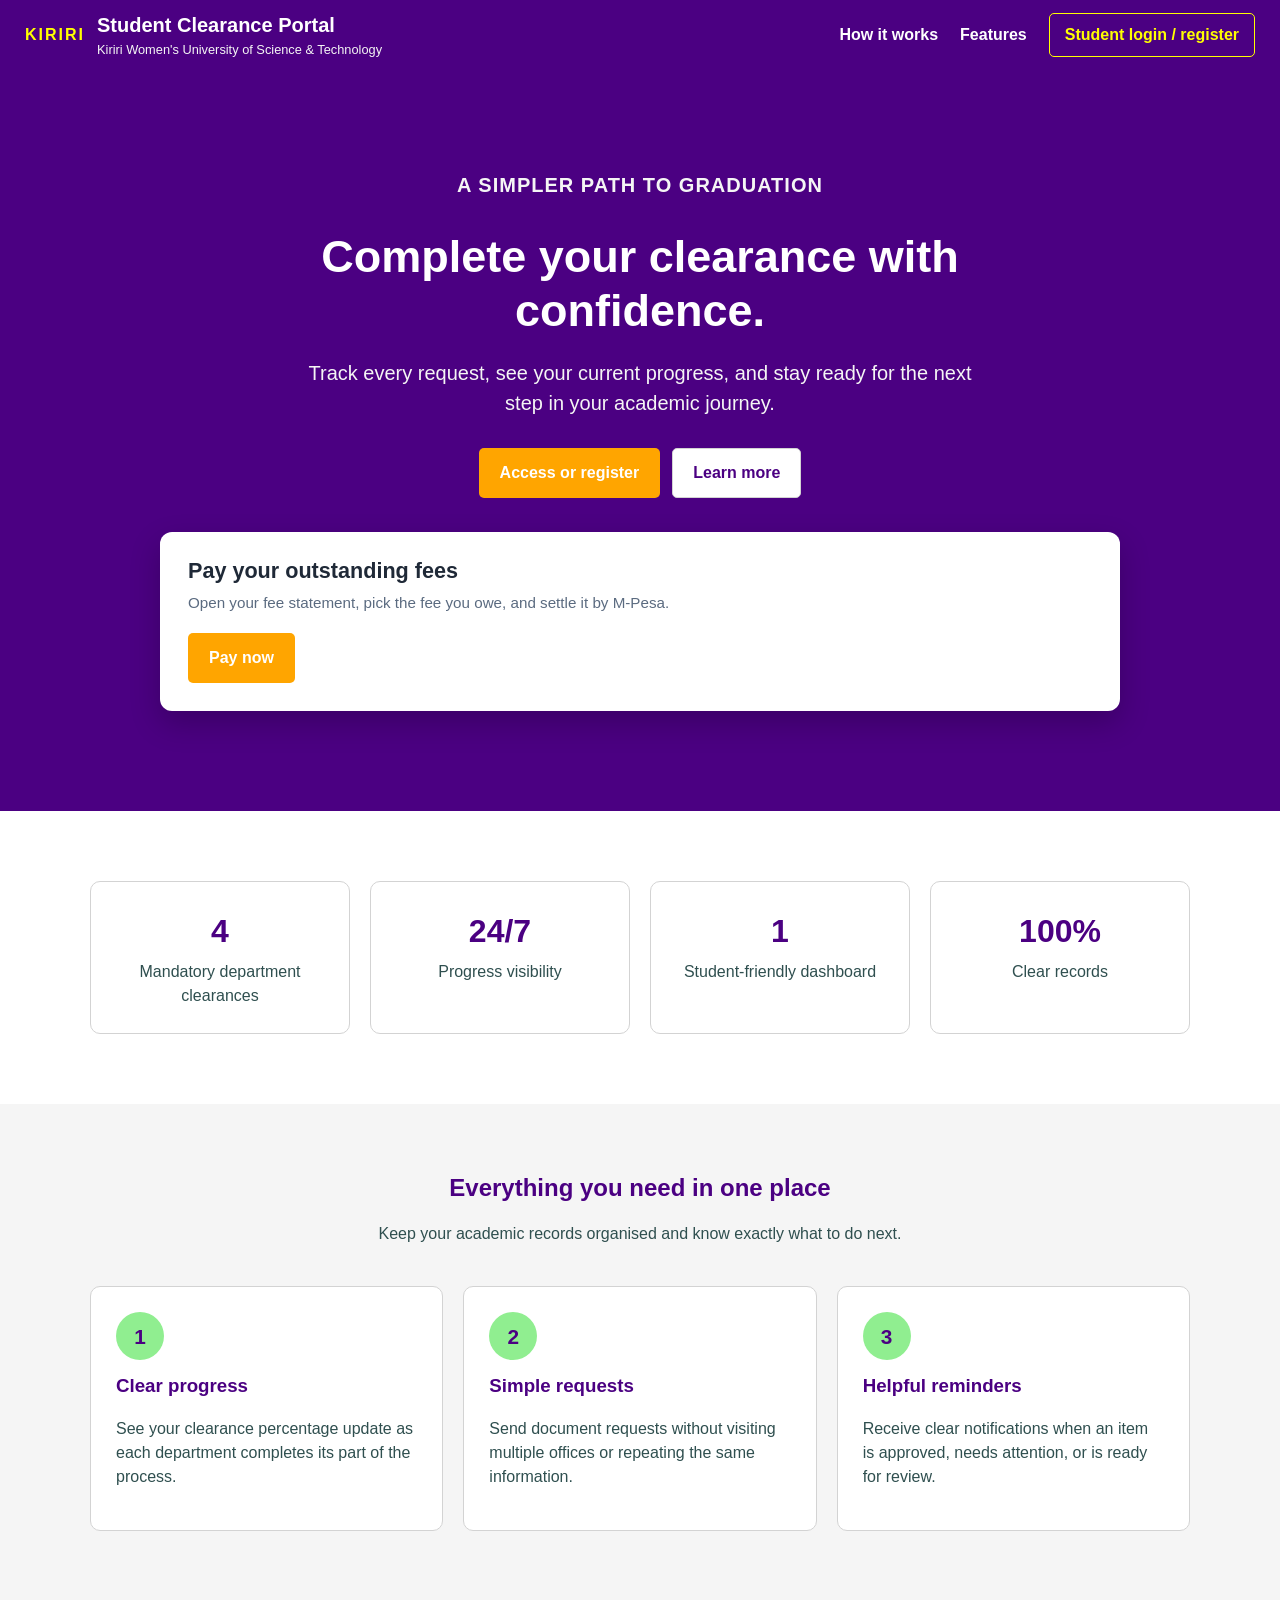
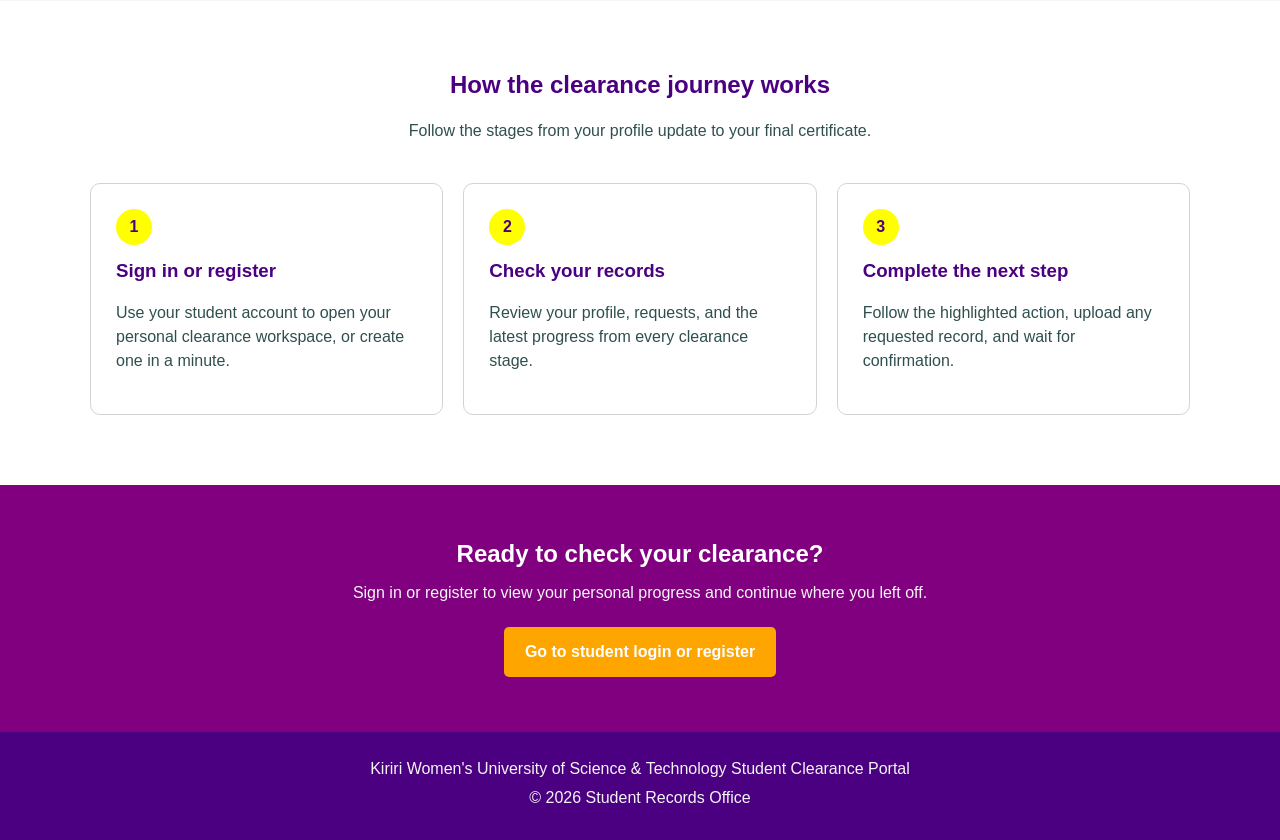
<file: index.html>
<!DOCTYPE html>
<html lang="en">
<head>
    <meta charset="UTF-8">
    <meta name="viewport" content="width=device-width, initial-scale=1.0">
    <meta name="description" content="Kiriri Women's University of Science &amp; Technology Student Clearance Portal">
    <title>Kiriri Women's University of Science &amp; Technology Student Clearance Portal</title>
    <link rel="stylesheet" href="assets/css/style.css?v=2">
    <script src="assets/js/main.js" defer></script>
    <script src="assets/js/sidebar.js" defer></script>
</head>
<body class="public-page">
    <a class="skip-link" href="#mainContent">Skip to main content</a>

    <header class="header public-header">
        <div class="header-logo">
            <a href="index.html" aria-label="Kiriri Women's University of Science &amp; Technology Student Clearance Portal home">
                <span class="brand-text" aria-hidden="true">KIRIRI</span>
                <span>
                    <span class="header-title">Student Clearance Portal</span>
                    <span class="header-caption">Kiriri Women's University of Science &amp; Technology</span>
                </span>
            </a>
        </div>

        <button class="menu-button" id="menuButton" type="button" aria-expanded="false" aria-controls="publicNavigation">
            <span aria-hidden="true">☰</span>
            <span class="sr-only">Open navigation</span>
        </button>

        <nav class="public-navigation" id="publicNavigation" aria-label="Public navigation">
            <a href="#how-it-works">How it works</a>
            <a href="#features">Features</a>
            <a href="payments.html#pay" class="header-payment-link">Pay fees</a>
            <a href="login.html" class="navigation-login">Student login / register</a>
        </nav>
    </header>

    <main id="mainContent">
        <section class="hero public-hero">
            <p class="eyebrow">A simpler path to graduation</p>
            <h1>Complete your clearance with confidence.</h1>
            <p>Track every request, see your current progress, and stay ready for the next step in your academic journey.</p>
            <div class="hero-actions">
                <a class="button button-secondary" href="login.html">Access or register</a>
                <a class="button button-light" href="#how-it-works">Learn more</a>
            </div>

            <div class="hero-payment">
                <h2>Pay your outstanding fees</h2>
                <p>Open your fee statement, pick the fee you owe, and settle it by M-Pesa.</p>
                <a class="button button-secondary" href="payments.html#pay">Pay now</a>
            </div>
        </section>

        <section class="section section-white" aria-label="Portal highlights">
            <div class="public-stat-grid">
                <div class="public-stat">
                    <strong>4</strong>
                    <span>Mandatory department clearances</span>
                </div>
                <div class="public-stat">
                    <strong>24/7</strong>
                    <span>Progress visibility</span>
                </div>
                <div class="public-stat">
                    <strong>1</strong>
                    <span>Student-friendly dashboard</span>
                </div>
                <div class="public-stat">
                    <strong>100%</strong>
                    <span>Clear records</span>
                </div>
            </div>
        </section>

        <section class="section section-whitesmoke" id="features">
            <div class="section-title">
                <h2>Everything you need in one place</h2>
                <p>Keep your academic records organised and know exactly what to do next.</p>
            </div>

            <div class="feature-grid">
                <article class="feature-card">
                    <span class="feature-icon" aria-hidden="true">1</span>
                    <h3>Clear progress</h3>
                    <p>See your clearance percentage update as each department completes its part of the process.</p>
                </article>
                <article class="feature-card">
                    <span class="feature-icon" aria-hidden="true">2</span>
                    <h3>Simple requests</h3>
                    <p>Send document requests without visiting multiple offices or repeating the same information.</p>
                </article>
                <article class="feature-card">
                    <span class="feature-icon" aria-hidden="true">3</span>
                    <h3>Helpful reminders</h3>
                    <p>Receive clear notifications when an item is approved, needs attention, or is ready for review.</p>
                </article>
            </div>
        </section>

        <section class="section section-white" id="how-it-works">
            <div class="section-title">
                <h2>How the clearance journey works</h2>
                <p>Follow the stages from your profile update to your final certificate.</p>
            </div>

            <div class="step-grid">
                <article class="step-card">
                    <span class="step-number">1</span>
                    <h3>Sign in or register</h3>
                    <p>Use your student account to open your personal clearance workspace, or create one in a minute.</p>
                </article>
                <article class="step-card">
                    <span class="step-number">2</span>
                    <h3>Check your records</h3>
                    <p>Review your profile, requests, and the latest progress from every clearance stage.</p>
                </article>
                <article class="step-card">
                    <span class="step-number">3</span>
                    <h3>Complete the next step</h3>
                    <p>Follow the highlighted action, upload any requested record, and wait for confirmation.</p>
                </article>
            </div>
        </section>

        <section class="public-cta">
            <h2>Ready to check your clearance?</h2>
            <p>Sign in or register to view your personal progress and continue where you left off.</p>
            <a class="button button-secondary" href="login.html">Go to student login or register</a>
        </section>
    </main>

    <footer class="public-footer">
        <p>Kiriri Women's University of Science &amp; Technology Student Clearance Portal</p>
        <p>&copy; <span id="currentYear">2026</span> Student Records Office</p>
    </footer>
</body>
</html>
</file>
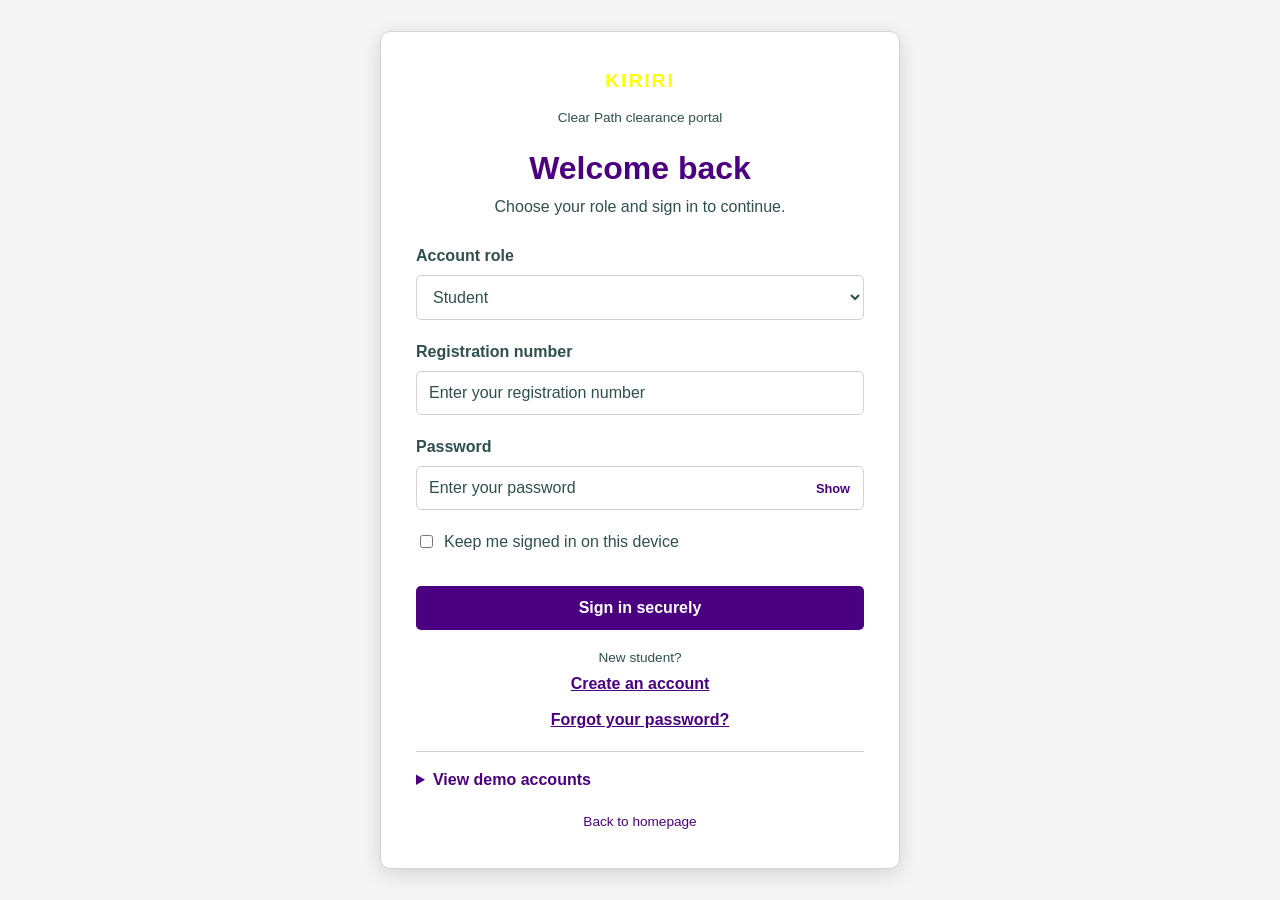
<file: admin.html>
<!DOCTYPE html>
<html lang="en">
<head>
    <meta charset="UTF-8">
    <meta name="viewport" content="width=device-width, initial-scale=1.0">
    <meta name="description" content="Kiriri Women's University of Science &amp; Technology clearance administration workspace">
    <title>Clearance Administration | Kiriri Women's University of Science &amp; Technology</title>
    <link rel="stylesheet" href="assets/css/style.css?v=2">
    <script src="assets/js/state.js?v=2" defer></script>
    <script src="assets/js/main.js" defer></script>
    <script src="assets/js/auth.js?v=2" defer></script>
    <script src="assets/js/sidebar.js" defer></script>
    <script src="assets/js/validation.js" defer></script>
    <script src="assets/js/reports.js" defer></script>
    <script src="assets/js/notifications.js" defer></script>
    <script src="assets/js/admin.js?v=2" defer></script>
</head>
<body class="dashboard-page" data-protected-page="admin">
    <a class="skip-link" href="#mainContent">Skip to main content</a>

    <header class="header">
        <div class="header-logo">
            <a href="admin.html" aria-label="Clearance administration home">
                <span class="brand-text" aria-hidden="true">KIRIRI</span>
                <span>
                    <span class="header-title">Clear Path Administration</span>
                    <span class="header-caption" data-current-role>Secure clearance workspace</span>
                </span>
            </a>
        </div>
        <div class="header-actions">
            <div class="header-user">
                <strong data-current-name>Clearance Officer</strong>
                <span data-current-id>Staff account</span>
            </div>
            <button class="menu-button" id="menuButton" type="button" aria-expanded="false" aria-controls="sidebar">
                <span aria-hidden="true">☰</span>
                <span class="sr-only">Open navigation</span>
            </button>
            <button class="button button-light button-small" id="logoutButton" type="button">Log out</button>
        </div>
    </header>

    <div class="dashboard-layout">
        <aside class="sidebar" id="sidebar">
            <p class="sidebar-heading">Administration</p>
            <nav class="sidebar-navigation" aria-label="Administration navigation">
                <a class="active" href="#queue"><span class="nav-icon" aria-hidden="true">Q</span>Approval queue</a>
                <a href="#requests"><span class="nav-icon" aria-hidden="true">I</span>Requests</a>
                <a href="#reports"><span class="nav-icon" aria-hidden="true">R</span>Reports</a>
                <a href="#audit"><span class="nav-icon" aria-hidden="true">A</span>Audit trail</a>
                <a href="#settings" id="settingsNavigation"><span class="nav-icon" aria-hidden="true">S</span>System settings</a>
            </nav>
            <div class="sidebar-footer">
                <strong>Security reminder</strong>
                <p>Confirm the student record and outstanding dues before approving a department badge.</p>
            </div>
        </aside>
        <div class="sidebar-overlay" id="sidebarOverlay" aria-hidden="true"></div>

        <main class="main-content" id="mainContent">
            <div class="notification warning" id="sessionWarning" hidden>
                <div><p>Session warning</p><small>You will be signed out soon because of inactivity.</small></div>
            </div>

            <div class="notification-area" id="adminNotifications" aria-live="polite">
                <div class="notification-toolbar">
                    <p>Administrative updates <span class="notification-count" data-unread-count>0</span></p>
                    <button class="text-button" id="markAllReadButton" type="button">Mark all as read</button>
                </div>
                <div class="content-panel notification-list" id="notificationList"></div>
            </div>

            <div class="page-heading">
                <div>
                    <p class="eyebrow">Protected administration workspace</p>
                    <h1>Clearance control centre</h1>
                    <p>Review pending students, record decisions, and monitor the full clearance picture.</p>
                </div>
                <div class="header-role-badge" data-current-role>Department Admin</div>
            </div>

            <section class="dashboard-section" id="queue">
                <div class="admin-context-panel">
                    <div>
                        <h2 id="queueTitle">Your approval queue</h2>
                        <p id="queueDescription">Only requests waiting for your office are shown.</p>
                    </div>
                    <div class="admin-context-label" id="adminDepartmentLabel">Department scope</div>
                </div>

                <form class="admin-search-form" id="adminSearchForm" novalidate>
                    <div class="form-group">
                        <label for="adminSearch">Search students</label>
                        <input class="form-control" id="adminSearch" name="adminSearch" type="search" placeholder="Name or registration number">
                    </div>
                    <div class="form-group">
                        <label for="adminStatusFilter">Student status</label>
                        <select class="form-control" id="adminStatusFilter" name="adminStatusFilter">
                             <option value="all">All statuses</option>
                             <option value="active">Active</option>
                        </select>
                    </div>
                    <button class="button button-primary" type="submit">Search queue</button>
                </form>

                <div class="dashboard-cards admin-stat-cards">
                    <article class="dashboard-card">
                        <div class="dashboard-card-top"><h3>Queue total</h3><span class="card-icon" aria-hidden="true">Q</span></div>
                        <span class="number" id="adminQueueTotal">0</span>
                        <span class="card-label">Students in scope</span>
                    </article>
                    <article class="dashboard-card">
                        <div class="dashboard-card-top"><h3>Pending</h3><span class="card-icon yellow" aria-hidden="true">P</span></div>
                        <span class="number" id="adminPendingTotal">0</span>
                        <span class="card-label">Need a decision</span>
                    </article>
                    <article class="dashboard-card">
                        <div class="dashboard-card-top"><h3>Rejected</h3><span class="card-icon gray" aria-hidden="true">!</span></div>
                        <span class="number" id="adminFlaggedTotal">0</span>
                        <span class="card-label">Rejection feedback required</span>
                    </article>
                    <article class="dashboard-card">
                        <div class="dashboard-card-top"><h3>Cleared</h3><span class="card-icon" aria-hidden="true">C</span></div>
                        <span class="number" id="adminClearedTotal">0</span>
                        <span class="card-label" id="clearedCardLabel">Fully cleared records</span>
                    </article>
                </div>

                <div class="content-panel admin-table-panel">
                    <div class="table-toolbar">
                        <div>
                            <h2>Students requiring attention</h2>
                            <p>Open a record to review each mandatory department.</p>
                        </div>
                        <span class="status-review" id="queueResultLabel" role="status" aria-live="polite">0 results</span>
                    </div>
                    <div class="table-container">
                        <table class="data-table">
                            <caption class="sr-only">Students requiring clearance review</caption>
                            <thead>
                                <tr>
                                    <th scope="col">Student</th>
                                    <th scope="col">Programme</th>
                                    <th scope="col">Progress</th>
                                    <th scope="col">Office status</th>
                                    <th scope="col">Action</th>
                                </tr>
                            </thead>
                            <tbody id="adminQueueBody"></tbody>
                        </table>
                    </div>
                    <div class="empty-state" id="adminQueueEmpty" hidden>
                        <strong>No students match this search.</strong>
                        <p>Try a different name, registration number, or status.</p>
                    </div>
                </div>
            </section>

            <section class="dashboard-section" id="requests">
                <div class="section-heading">
                    <div>
                        <h2>Student requests</h2>
                        <p>Review document and information requests submitted from the student workspace.</p>
                    </div>
                    <span class="status-review" id="requestResultLabel" role="status" aria-live="polite">0 results</span>
                </div>
                <form class="admin-search-form request-search-form" id="adminRequestSearchForm" novalidate>
                    <div class="form-group">
                        <label for="adminRequestSearch">Search requests</label>
                        <input class="form-control" id="adminRequestSearch" name="adminRequestSearch" type="search" placeholder="Student or request ID">
                    </div>
                    <div class="form-group">
                        <label for="adminRequestStatus">Request status</label>
                        <select class="form-control" id="adminRequestStatus" name="adminRequestStatus">
                            <option value="all">All requests</option>
                            <option value="pending">Pending</option>
                            <option value="resolved">Resolved</option>
                            <option value="rejected">Rejected</option>
                        </select>
                    </div>
                    <button class="button button-primary" type="submit">Filter requests</button>
                </form>
                <div class="content-panel admin-table-panel">
                    <div class="table-container">
                        <table class="data-table request-table">
                            <caption class="sr-only">Student clearance requests</caption>
                            <thead>
                                <tr>
                                    <th scope="col">Student</th>
                                    <th scope="col">Request</th>
                                    <th scope="col">Details</th>
                                    <th scope="col">Status</th>
                                    <th scope="col">Action</th>
                                </tr>
                            </thead>
                            <tbody id="adminRequestBody"></tbody>
                        </table>
                    </div>
                    <div class="empty-state" id="adminRequestEmpty" hidden>
                        <strong>No requests match this queue.</strong>
                        <p>New student requests will appear here.</p>
                    </div>
                </div>
            </section>

            <section class="dashboard-section" id="reports">
                <div class="section-heading">
                    <div>
                        <h2>Clearance reports</h2>
                        <p id="reportDescription">View a summary table or export the current records.</p>
                    </div>
                    <div class="form-actions">
                        <button class="button button-light button-small" type="button" data-print-report>Print / Save PDF</button>
                        <button class="button button-secondary button-small" type="button" data-download-report="csv">Download CSV</button>
                    </div>
                </div>

                <div class="content-panel">
                    <div class="table-container">
                        <table class="data-table report-table">
                            <caption class="sr-only">Scoped clearance report</caption>
                            <thead>
                                <tr>
                                    <th scope="col">Registration</th>
                                    <th scope="col">Student</th>
                                    <th scope="col">Programme</th>
                                    <th scope="col" id="reportProgressHeading">Progress</th>
                                    <th scope="col" id="reportStatusHeading">Overall status</th>
                                </tr>
                            </thead>
                            <tbody id="reportTableBody"></tbody>
                        </table>
                    </div>
                </div>
            </section>

            <section class="dashboard-section" id="audit">
                <div class="content-panel">
                    <div class="section-heading">
                        <div>
                            <h2>Audit trail</h2>
                            <p>Every staff decision is recorded with the responsible officer and time.</p>
                        </div>
                        <span class="status-review">Read only</span>
                    </div>
                    <div class="table-container">
                        <table class="data-table">
                            <caption class="sr-only">Scoped clearance audit trail</caption>
                            <thead>
                                <tr>
                                    <th scope="col">Time</th>
                                    <th scope="col">Staff member</th>
                                    <th scope="col">Student</th>
                                    <th scope="col">Action</th>
                                </tr>
                            </thead>
                            <tbody id="auditTableBody"></tbody>
                        </table>
                    </div>
                </div>
            </section>

            <section class="dashboard-section" id="settings">
                <div class="content-panel admin-settings-panel">
                    <div class="section-heading">
                        <div>
                            <h2>System settings</h2>
                            <p>Super admin controls for this local demonstration.</p>
                        </div>
                    </div>
                    <div class="settings-grid">
                        <div class="setting-item"><strong>Mandatory checklist</strong><span>Library, Finance, Department Head, and Hostels are active.</span></div>
                        <div class="setting-item"><strong>Session timeout</strong><span>15 minutes of inactivity before automatic sign out.</span></div>
                        <div class="setting-item"><strong>Audit logging</strong><span>Approval, rejection, profile, and archive actions are recorded.</span></div>
                    </div>
                    <div class="form-actions">
                        <button class="button button-danger button-small" id="resetDemoButton" type="button">Reset demo data</button>
                    </div>
                </div>
            </section>
        </main>
    </div>

    <div class="modal" id="reviewModal" role="dialog" aria-modal="true" aria-labelledby="reviewModalTitle" aria-hidden="true">
        <div class="modal-content review-modal-content">
            <div class="modal-header">
                <div>
                    <p class="eyebrow">Clearance decision</p>
                    <h2 id="reviewModalTitle">Review student record</h2>
                    <p id="reviewStudentSummary"></p>
                </div>
                <button class="icon-button modal-close" type="button" data-close-review aria-label="Close review">×</button>
            </div>

            <div class="review-checklist" id="reviewChecklist"></div>

            <div class="form-group">
                <label for="reviewDepartment">Department decision</label>
                <select class="form-control" id="reviewDepartment"></select>
                <span class="form-error">Choose a department.</span>
            </div>

            <div class="review-feedback" id="reviewFeedback" hidden>
                <strong>Student feedback</strong>
                <p id="reviewFeedbackText"></p>
            </div>

            <form id="reviewRejectForm" method="post" action="" novalidate>
                <div class="form-group">
                    <label for="rejectionReason">Reason for flagging</label>
                    <textarea class="form-control" id="rejectionReason" name="rejectionReason" maxlength="500" placeholder="Explain what the student must correct." required></textarea>
                    <span class="form-error">A comment is required when flagging a request.</span>
                </div>
                <div class="modal-footer">
                    <button class="button button-light" type="button" data-close-review>Close</button>
                    <button class="button button-warning" type="submit">Reject request</button>
                    <button class="button button-success" id="approveButton" type="button">Approve and clear</button>
                </div>
            </form>
        </div>
    </div>
</body>
</html>
</file>
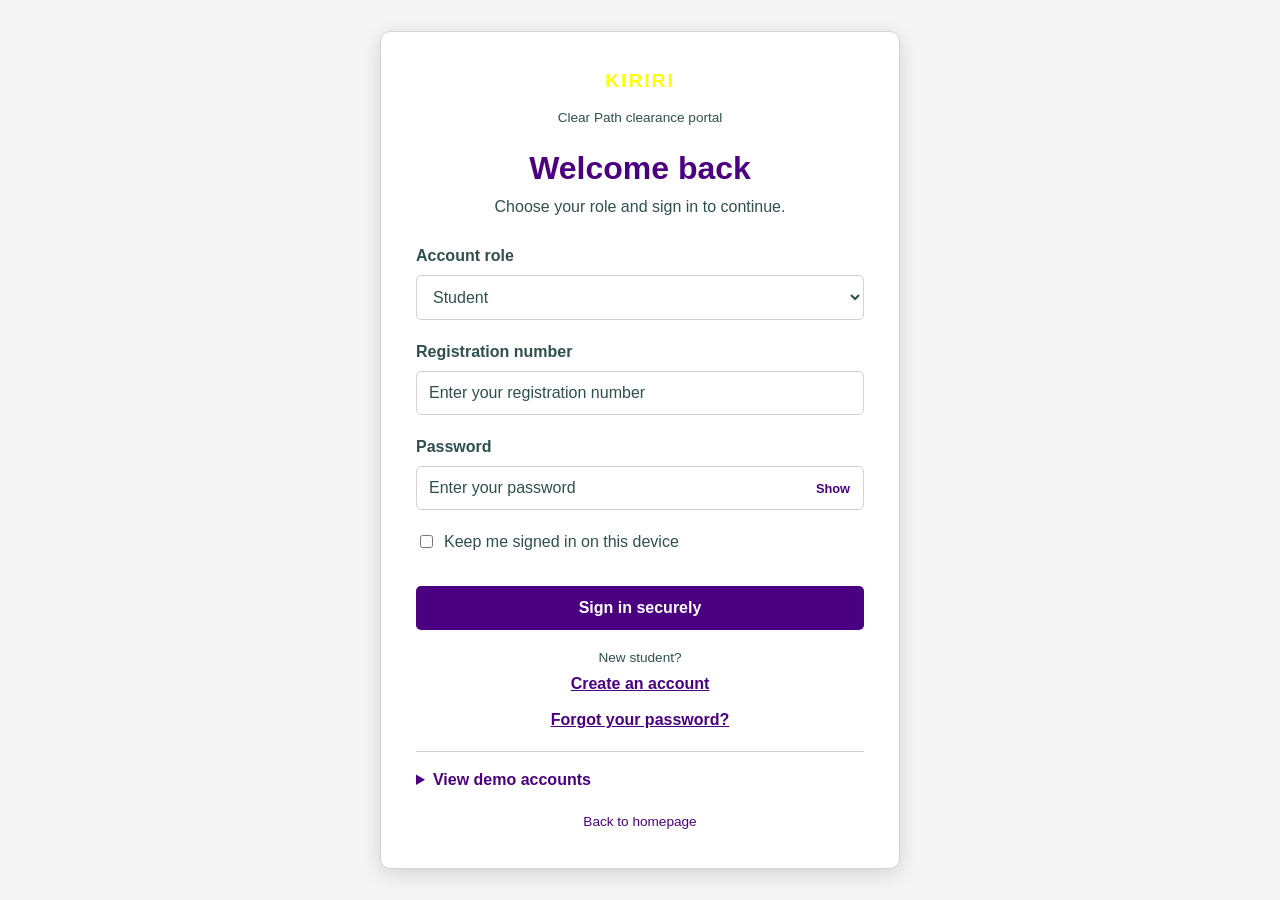
<file: alumni.html>
<!DOCTYPE html>
<html lang="en">
<head>
    <meta charset="UTF-8">
    <meta name="viewport" content="width=device-width, initial-scale=1.0">
    <meta name="description" content="Kiriri Women's University of Science &amp; Technology alumni directory and profile">
    <title>Alumni Directory | Kiriri Women's University of Science &amp; Technology Clear Path</title>
    <link rel="stylesheet" href="assets/css/style.css?v=2">
    <script src="assets/js/state.js?v=2" defer></script>
    <script src="assets/js/main.js" defer></script>
    <script src="assets/js/auth.js?v=2" defer></script>
    <script src="assets/js/sidebar.js" defer></script>
    <script src="assets/js/validation.js" defer></script>
    <script src="assets/js/forms.js?v=2" defer></script>
    <script src="assets/js/alumni.js" defer></script>
</head>
<body class="dashboard-page" data-protected-page="alumni">
    <a class="skip-link" href="#mainContent">Skip to main content</a>

    <header class="header">
        <div class="header-logo">
            <a href="alumni.html" aria-label="Alumni directory home">
                <span class="brand-text" aria-hidden="true">KIRIRI</span>
                <span>
                    <span class="header-title">Clear Path Alumni</span>
                    <span class="header-caption" data-current-role>Alumni directory</span>
                </span>
            </a>
        </div>
        <div class="header-actions">
            <div class="header-user">
                <strong data-current-name>Alumnus</strong>
                <span data-current-id>Alumni account</span>
            </div>
            <button class="menu-button" id="menuButton" type="button" aria-expanded="false" aria-controls="sidebar">
                <span aria-hidden="true">☰</span>
                <span class="sr-only">Open navigation</span>
            </button>
            <button class="button button-light button-small" id="logoutButton" type="button">Log out</button>
        </div>
    </header>

    <div class="dashboard-layout">
        <aside class="sidebar" id="sidebar">
            <p class="sidebar-heading">Alumni workspace</p>
            <nav class="sidebar-navigation" aria-label="Alumni navigation">
                <a class="active" href="#directory"><span class="nav-icon" aria-hidden="true">D</span>Find alumni</a>
                <a href="#my-profile"><span class="nav-icon" aria-hidden="true">P</span>My profile</a>
            </nav>
            <div class="sidebar-footer">
                <strong>Stay connected</strong>
                <p>Keep your employment details and professional links current for fellow graduates.</p>
            </div>
        </aside>
        <div class="sidebar-overlay" id="sidebarOverlay" aria-hidden="true"></div>

        <main class="main-content" id="mainContent">
            <div class="notification warning" id="sessionWarning" hidden>
                <div><p>Session warning</p><small>You will be signed out soon because of inactivity.</small></div>
            </div>

            <div class="page-heading">
                <div>
                    <p class="eyebrow">Graduate community</p>
                    <h1>Alumni directory</h1>
                    <p>Find fellow graduates by name, graduation year, or course.</p>
                </div>
                <a class="button button-light" href="index.html">Public homepage</a>
            </div>

            <section class="dashboard-section" id="directory">
                <div class="content-panel">
                    <div class="section-heading">
                        <div>
                            <h2>Search the directory</h2>
                            <p>Use any one field or combine all three.</p>
                        </div>
                        <span class="status-review" id="alumniResultCount" role="status" aria-live="polite">0 results</span>
                    </div>

                    <form class="admin-search-form alumni-search-form" id="alumniSearchForm" novalidate>
                        <div class="form-group">
                            <label for="alumniName">Name</label>
                            <input class="form-control" id="alumniName" name="alumniName" type="search" placeholder="Search by name">
                        </div>
                        <div class="form-group">
                            <label for="alumniYear">Graduation year</label>
                            <select class="form-control" id="alumniYear" name="alumniYear">
                                <option value="">All years</option>
                                <option value="2026">2026</option>
                                <option value="2019">2019</option>
                                <option value="2028">2028</option>
                            </select>
                        </div>
                        <div class="form-group">
                            <label for="alumniCourse">Course</label>
                            <input class="form-control" id="alumniCourse" name="alumniCourse" type="search" placeholder="Search by course">
                        </div>
                        <button class="button button-primary" type="submit">Search directory</button>
                    </form>

                    <div class="table-container">
                        <table class="data-table">
                            <caption class="sr-only">Kiriri Women's University of Science &amp; Technology alumni directory</caption>
                            <thead>
                                <tr>
                                    <th scope="col">Name</th>
                                    <th scope="col">Course</th>
                                    <th scope="col">Graduated</th>
                                    <th scope="col">Employment</th>
                                    <th scope="col">Profile</th>
                                </tr>
                            </thead>
                            <tbody id="alumniTableBody"></tbody>
                        </table>
                    </div>
                    <div class="empty-state" id="alumniEmpty" hidden>
                        <strong>No alumni found.</strong>
                        <p>Try a broader name, year, or course search.</p>
                    </div>
                </div>
            </section>

            <section class="dashboard-section" id="my-profile" data-alumni-profile-section>
                <div class="content-panel">
                    <div class="section-heading">
                        <div>
                            <h2>Update my alumni profile</h2>
                            <p>Your changes are visible to signed-in alumni users.</p>
                        </div>
                    </div>
                    <form id="alumniProfileForm" method="post" action="" novalidate>
                        <div class="form-row">
                            <div class="form-group">
                                <label for="alumniPhone">Phone number</label>
                                <input class="form-control" id="alumniPhone" name="phone" type="tel" maxlength="30" required>
                                <span class="form-error">Enter your phone number.</span>
                            </div>
                            <div class="form-group">
                                <label for="employmentStatus">Employment status</label>
                                <input class="form-control" id="employmentStatus" name="employmentStatus" type="text" maxlength="100" required>
                                <span class="form-error">Enter your current status.</span>
                            </div>
                        </div>
                        <div class="form-group">
                            <label for="professionalLinks">Professional links</label>
                            <input class="form-control" id="professionalLinks" name="professionalLinks" type="url" maxlength="300" placeholder="Add a professional profile link">
                            <span class="form-help">Use a complete link beginning with https://.</span>
                            <span class="form-error">Enter a valid URL beginning with https://.</span>
                        </div>
                        <p class="form-help" id="alumniMessage" aria-live="polite"></p>
                        <div class="form-actions">
                            <button class="button button-primary" type="submit">Save alumni profile</button>
                        </div>
                    </form>
                </div>
            </section>
        </main>
    </div>
</body>
</html>
</file>
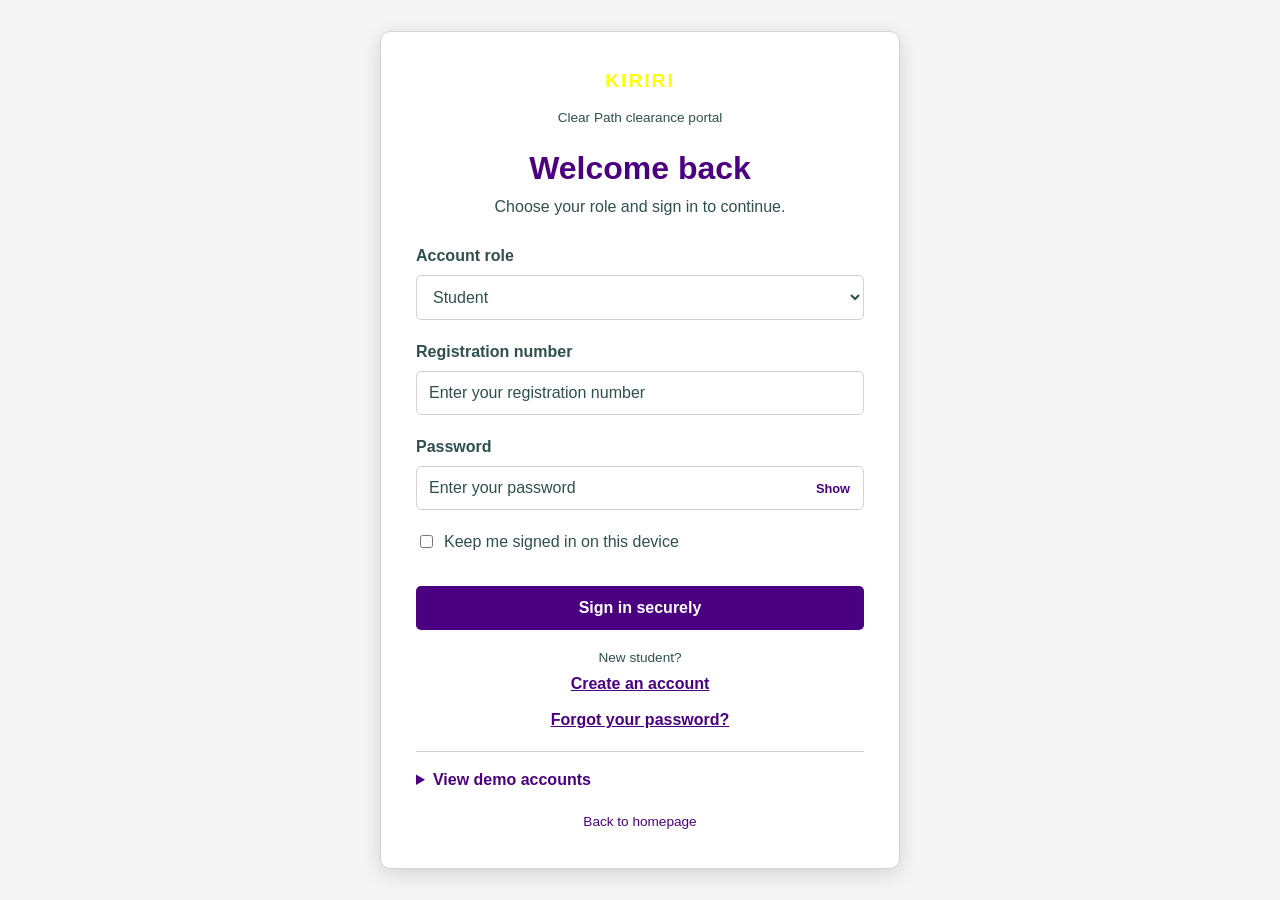
<file: certificates.html>
<!DOCTYPE html>
<html lang="en">
<head>
    <meta charset="UTF-8">
    <meta name="viewport" content="width=device-width, initial-scale=1.0">
    <meta name="description" content="Kiriri Women's University of Science &amp; Technology student clearance certificate preview">
    <title>Certificate Preview | Kiriri Women's University of Science &amp; Technology Clearance Portal</title>
    <link rel="stylesheet" href="assets/css/style.css?v=2">
    <script src="assets/js/state.js?v=2" defer></script>
    <script src="assets/js/main.js" defer></script>
    <script src="assets/js/auth.js?v=2" defer></script>
    <script src="assets/js/certificate.js" defer></script>
</head>
<body class="certificate-page" data-protected-page="certificate">
    <main>
        <div class="notification warning certificate-session-warning" id="sessionWarning" hidden>
            <div><p>Session warning</p><small>You will be signed out soon because of inactivity.</small></div>
        </div>
        <div class="certificate-toolbar">
            <div>
                <p class="eyebrow">Student record</p>
                <h1>Certificate preview</h1>
                <p>Review the details before printing your final certificate.</p>
            </div>
            <div class="form-actions">
                <a class="button button-light" href="dashboard.html">Back to dashboard</a>
                <button class="button button-secondary print-button" id="certificatePrintButton" type="button">Print certificate</button>
            </div>
        </div>

        <article class="certificate" aria-label="Student clearance certificate">
            <div class="certificate-seal" aria-hidden="true">COMPLETE</div>
            <p class="certificate-kicker">Kiriri Women's University of Science &amp; Technology</p>
            <h1 class="certificate-title">Certificate of Clearance</h1>
            <p class="certificate-copy">This certificate is presented to</p>
            <span class="certificate-name" id="certificateName">Student name</span>
            <p class="certificate-description" id="certificateDescription">Your certificate details will appear here after signing in.</p>
            <div class="certificate-footer">
                <div class="signature-line">
                    Student Records Officer
                </div>
                <div class="certificate-number">
                    Certificate number<br>
                    <strong id="certificateNumber">KIRIRI-CLEARANCE-0000</strong>
                </div>
            </div>
        </article>

        <p class="certificate-status status-review" id="certificateStatus" role="status" aria-live="polite">Clearance preview</p>
        <p class="certificate-note" id="certificateNote" aria-live="polite">Sign in to view your certificate details.</p>
    </main>
</body>
</html>
</file>
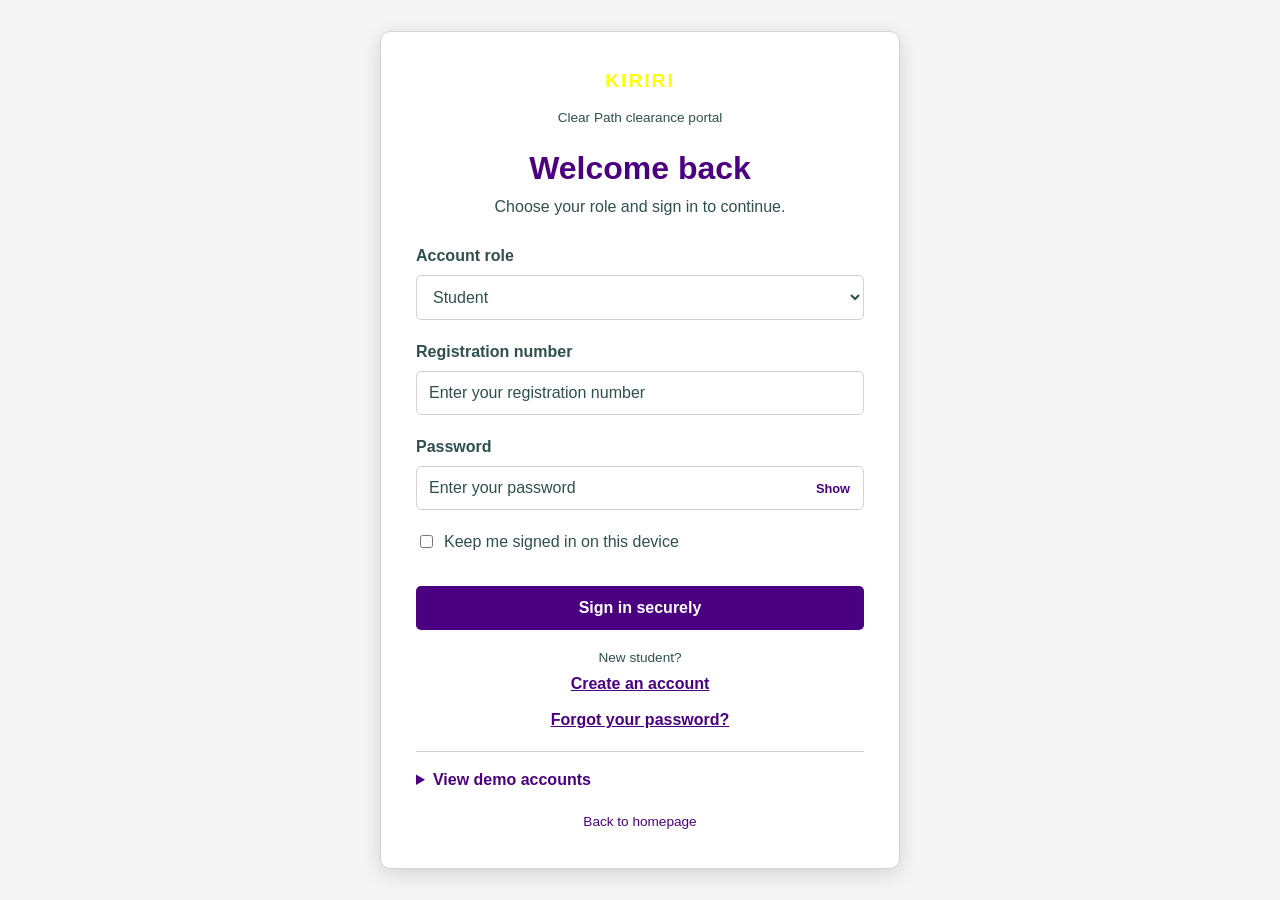
<file: dashboard.html>
<!DOCTYPE html>
<html lang="en">
<head>
    <meta charset="UTF-8">
    <meta name="viewport" content="width=device-width, initial-scale=1.0">
    <meta name="description" content="Kiriri Women's University of Science &amp; Technology student clearance dashboard">
    <title>Student Dashboard | Kiriri Women's University of Science &amp; Technology Clear Path</title>
    <link rel="stylesheet" href="assets/css/style.css?v=2">
    <script src="assets/js/state.js?v=2" defer></script>
    <script src="assets/js/main.js" defer></script>
    <script src="assets/js/auth.js?v=2" defer></script>
    <script src="assets/js/sidebar.js" defer></script>
    <script src="assets/js/dashboard.js" defer></script>
    <script src="assets/js/clearance.js" defer></script>
    <script src="assets/js/notifications.js" defer></script>
    <script src="assets/js/validation.js" defer></script>
    <script src="assets/js/forms.js?v=2" defer></script>
</head>
<body class="dashboard-page" data-protected-page="student">
    <a class="skip-link" href="#mainContent">Skip to main content</a>

    <header class="header">
        <div class="header-logo">
            <a href="dashboard.html" aria-label="Student dashboard home">
                <span class="brand-text" aria-hidden="true">KIRIRI</span>
                <span>
                    <span class="header-title">Clear Path Student Portal</span>
                    <span class="header-caption" data-current-role>Student dashboard</span>
                </span>
            </a>
        </div>
        <div class="header-actions">
            <div class="header-user">
                <strong data-current-name>Student</strong>
                <span data-current-id>Student account</span>
            </div>
            <button class="menu-button" id="menuButton" type="button" aria-expanded="false" aria-controls="sidebar">
                <span aria-hidden="true">☰</span>
                <span class="sr-only">Open navigation</span>
            </button>
            <button class="button button-light button-small" id="logoutButton" type="button">Log out</button>
        </div>
    </header>

    <div class="dashboard-layout">
        <aside class="sidebar" id="sidebar">
            <p class="sidebar-heading">Student workspace</p>
            <nav class="sidebar-navigation" aria-label="Student navigation">
                <a class="active" href="#overview"><span class="nav-icon" aria-hidden="true">O</span>Overview</a>
                <a href="#clearance"><span class="nav-icon" aria-hidden="true">C</span>My checklist</a>
                <a href="#notifications"><span class="nav-icon" aria-hidden="true">N</span>Notifications <span class="notification-count" data-unread-count>0</span></a>
                <a href="payments.html"><span class="nav-icon" aria-hidden="true">K</span>My fees</a>
                <a href="#requests"><span class="nav-icon" aria-hidden="true">I</span>My requests</a>
                <a href="#profile"><span class="nav-icon" aria-hidden="true">P</span>My profile</a>
                <a href="alumni.html"><span class="nav-icon" aria-hidden="true">D</span>Alumni directory</a>
            </nav>
            <div class="sidebar-footer">
                <strong>Need help?</strong>
                <p>Contact the Student Records Office if a department update needs more time.</p>
            </div>
        </aside>
        <div class="sidebar-overlay" id="sidebarOverlay" aria-hidden="true"></div>

        <main class="main-content" id="mainContent">
            <div class="notification warning" id="sessionWarning" hidden>
                <div><p>Session warning</p><small>You will be signed out soon because of inactivity.</small></div>
            </div>

            <div class="page-heading">
                <div>
                    <p class="eyebrow">Student dashboard</p>
                    <h1>Welcome, <span data-student-name>Student</span></h1>
                    <p>Track your four mandatory department clearances from one place.</p>
                </div>
                <button class="button button-secondary print-button" id="printPageButton" type="button">Print summary</button>
            </div>

            <div class="notification info" id="firstLoginNotice" hidden>
                <div>
                    <p>Complete your student profile to begin.</p>
                    <small>Add your email, phone number, and degree programme. Your checklist has already been generated.</small>
                </div>
                <a class="button button-light button-small" href="#profile">Complete profile</a>
            </div>

            <div class="notification success" id="alumniBanner" hidden>
                <div>
                    <p>Congratulations, your clearance is complete.</p>
                    <small>Your profile was automatically archived in the alumni directory.</small>
                </div>
                <a class="button button-light button-small" href="alumni.html">Open alumni directory</a>
            </div>

            <div class="notification-area" id="notifications" aria-live="polite">
                <div class="notification-toolbar">
                    <p>Latest clearance updates <span class="notification-count" data-unread-count>0</span></p>
                    <button class="text-button" id="markAllReadButton" type="button">Mark all as read</button>
                </div>
                <div class="content-panel notification-list" id="notificationList"></div>
            </div>

            <section class="dashboard-section" id="overview">
                <div class="welcome-panel">
                    <div>
                        <h2>Your clear path at a glance</h2>
                        <p>Every cleared department increases your overall progress automatically.</p>
                    </div>
                    <div class="welcome-date">
                        <span>Today</span>
                        <strong id="currentDate">25 Sep 2026</strong>
                    </div>
                </div>
            </section>

            <section class="dashboard-section" aria-labelledby="overviewHeading">
                <div class="section-heading">
                    <div>
                        <h2 id="overviewHeading">Clearance summary</h2>
                        <p data-student-id>KUM-24-0187</p>
                    </div>
                </div>
                <div class="dashboard-cards">
                    <article class="dashboard-card">
                        <div class="dashboard-card-top"><h3>Overall progress</h3><span class="card-icon" aria-hidden="true">%</span></div>
                        <span class="number" data-metric="progress">0%</span>
                        <span class="card-label">Clearance complete</span>
                        <span class="trend success">Live calculation</span>
                    </article>
                    <article class="dashboard-card">
                        <div class="dashboard-card-top"><h3>Pending departments</h3><span class="card-icon yellow" aria-hidden="true">P</span></div>
                        <span class="number" data-metric="pending">0</span>
                        <span class="card-label">Waiting for review</span>
                        <span class="trend warning">Action may be needed</span>
                    </article>
                    <article class="dashboard-card">
                        <div class="dashboard-card-top"><h3>Cleared departments</h3><span class="card-icon" aria-hidden="true">C</span></div>
                        <span class="number" data-metric="cleared">0</span>
                        <span class="card-label">Badges turned green</span>
                        <span class="trend success">Official approvals</span>
                    </article>
                    <article class="dashboard-card">
                        <div class="dashboard-card-top"><h3>Rejected items</h3><span class="card-icon gray" aria-hidden="true">!</span></div>
                        <span class="number" data-metric="flagged">0</span>
                        <span class="card-label">Feedback to resolve</span>
                        <span class="trend warning">Read the reason</span>
                    </article>
                </div>
            </section>

            <section class="dashboard-section" id="clearance">
                <div class="clearance-panel">
                    <div class="clearance-panel-header">
                        <div>
                            <p class="eyebrow">Automated progress tracking</p>
                            <h2>My clearance checklist</h2>
                            <p>Your checklist is generated automatically when you sign in.</p>
                        </div>
                        <span class="clearance-percentage" data-student-progress>0%</span>
                    </div>
                    <div class="progress-container" id="studentProgress" data-progress="0" role="progressbar" aria-label="Overall clearance progress" aria-valuemin="0" aria-valuemax="100" aria-valuenow="0">
                        <div class="progress-bar" id="studentProgressBar"></div>
                    </div>
                    <div class="progress-labels">
                        <span>Not started</span>
                        <strong data-student-progress-label>0% complete</strong>
                        <span>Fully cleared</span>
                    </div>
                    <div class="clearance-summary">
                        <div class="clearance-summary-item"><strong data-summary-value="cleared">0</strong><span>Cleared</span></div>
                        <div class="clearance-summary-item"><strong data-summary-value="pending">0</strong><span>Pending</span></div>
                        <div class="clearance-summary-item"><strong data-summary-value="flagged">0</strong><span>Flagged</span></div>
                    </div>
                </div>

                <div class="checklist-layout">
                    <div class="checklist-panel" id="clearanceChecklist"></div>
                    <aside class="content-panel quick-actions-panel">
                        <div class="section-heading">
                            <div><h2>Quick actions</h2><p>Keep your record moving.</p></div>
                        </div>
                        <div class="quick-actions">
                            <div class="action-item" data-student-request-action><div><strong>Submit a request</strong><p>Send a document or information request.</p></div><button class="button button-primary button-small" type="button" data-open-request>Start</button></div>
                            <div class="action-item"><div><strong>Update profile</strong><p>Keep your contact details current.</p></div><a class="button button-light button-small" href="#profile">Edit</a></div>
                            <div class="action-item"><div><strong>View certificate</strong><p>Preview your printable certificate.</p></div><a class="button button-light button-small" href="certificates.html">Open</a></div>
                            <div class="action-item"><div><strong>Find alumni</strong><p>Search the graduate directory.</p></div><a class="button button-light button-small" href="alumni.html">Open</a></div>
                        </div>
                        <div class="section-heading section-heading-spaced"><div><h3>Recent activity</h3></div></div>
                        <div class="activity-list" id="studentActivity"></div>
                    </aside>
                </div>
            </section>

            <section class="dashboard-section" id="requests">
                <div class="content-panel">
                    <div class="section-heading">
                        <div>
                            <h2>My clearance requests</h2>
                            <p>Track requests submitted to the records office and receive their decisions here.</p>
                        </div>
                        <span class="status-review" id="studentRequestCount" role="status" aria-live="polite">0 requests</span>
                    </div>
                    <div class="table-container">
                        <table class="data-table">
                            <caption class="sr-only">Your clearance requests</caption>
                            <thead>
                                <tr>
                                    <th scope="col">Type</th>
                                    <th scope="col">Details</th>
                                    <th scope="col">Submitted</th>
                                    <th scope="col">Status</th>
                                </tr>
                            </thead>
                            <tbody id="studentRequestBody"></tbody>
                        </table>
                    </div>
                    <div class="empty-state" id="studentRequestEmpty" hidden>
                        <strong>No requests submitted yet.</strong>
                        <p>Use Submit a request when you need help with a clearance item.</p>
                    </div>
                </div>
            </section>

            <section class="dashboard-section" id="profile">
                <div class="content-panel">
                    <div class="section-heading">
                        <div><h2>My profile</h2><p>These details are used for official clearance communication.</p></div>
                    </div>
                    <form id="profileForm" method="post" action="" novalidate>
                        <div class="form-row">
                            <div class="form-group">
                                <label for="fullName">Full name</label>
                                <input class="form-control" id="fullName" name="fullName" type="text" maxlength="100" required>
                                <span class="form-error">Enter your full name.</span>
                            </div>
                            <div class="form-group">
                                <label for="studentNumber">Registration number</label>
                                <input class="form-control" id="studentNumber" name="studentNumber" type="text" readonly>
                                <span class="form-help">Your registration number cannot be edited here.</span>
                            </div>
                        </div>
                        <div class="form-row">
                            <div class="form-group">
                                <label for="email">Email address</label>
                                <input class="form-control" id="email" name="email" type="email" maxlength="120" required>
                                <span class="form-error">Enter a valid email address.</span>
                            </div>
                            <div class="form-group">
                                <label for="phone">Phone number</label>
                                <input class="form-control" id="phone" name="phone" type="tel" maxlength="30" required>
                                <span class="form-error">Enter your phone number.</span>
                            </div>
                        </div>
                        <div class="form-group">
                            <label for="degree">Degree programme</label>
                            <select class="form-control" id="degree" name="degree" required>
                                <option value="Computer Science">Computer Science</option>
                                <option value="Mechanical Engineering">Mechanical Engineering</option>
                                <option value="Economics">Economics</option>
                                <option value="Civil Engineering">Civil Engineering</option>
                                <option value="Biochemistry">Biochemistry</option>
                            </select>
                            <span class="form-error">Choose your degree programme.</span>
                        </div>
                        <p class="form-help" id="profileMessage" aria-live="polite"></p>
                        <div class="form-actions">
                            <button class="button button-primary" type="submit">Save profile</button>
                            <a class="button button-light" href="certificates.html">Certificate preview</a>
                        </div>
                    </form>
                </div>
            </section>
        </main>
    </div>

    <div class="modal" id="requestModal" role="dialog" aria-modal="true" aria-labelledby="requestModalTitle" aria-hidden="true">
        <div class="modal-content">
            <div class="modal-header">
                <div><h2 id="requestModalTitle">Submit a clearance request</h2><p>Tell the records office what you need to complete.</p></div>
                <button class="icon-button modal-close" type="button" data-close-modal aria-label="Close request form">×</button>
            </div>
            <form id="requestForm" method="post" action="" novalidate>
                <div class="form-group">
                    <label for="requestType">Request type</label>
                    <select class="form-control" id="requestType" name="requestType" required>
                        <option value="">Select a request type</option>
                        <option value="financial">Financial record</option>
                        <option value="identity">Identity document</option>
                        <option value="academic">Academic record</option>
                        <option value="other">Other clearance item</option>
                    </select>
                    <span class="form-error">Choose a request type.</span>
                </div>
                <div class="form-group">
                    <label for="requestDetails">Details</label>
                    <textarea class="form-control" id="requestDetails" name="requestDetails" maxlength="1000" placeholder="Explain what you need to submit." required></textarea>
                    <span class="form-error">Add a short description.</span>
                </div>
                <div class="form-group">
                    <label for="requestFile">Supporting document</label>
                    <input class="form-control file-control" id="requestFile" name="requestFile" type="file" accept=".pdf,.jpg,.jpeg,.png">
                    <span class="file-name"></span>
                    <span class="form-error">Choose a PDF, JPG, or PNG file smaller than 5 MB.</span>
                    <span class="form-help">Optional. PDF, JPG, or PNG files are accepted.</span>
                </div>
                <p class="form-help" id="requestMessage" aria-live="polite"></p>
                <div class="modal-footer">
                    <button class="button button-light" type="button" data-close-modal>Cancel</button>
                    <button class="button button-primary" type="submit">Send request</button>
                </div>
            </form>
        </div>
    </div>
</body>
</html>
</file>
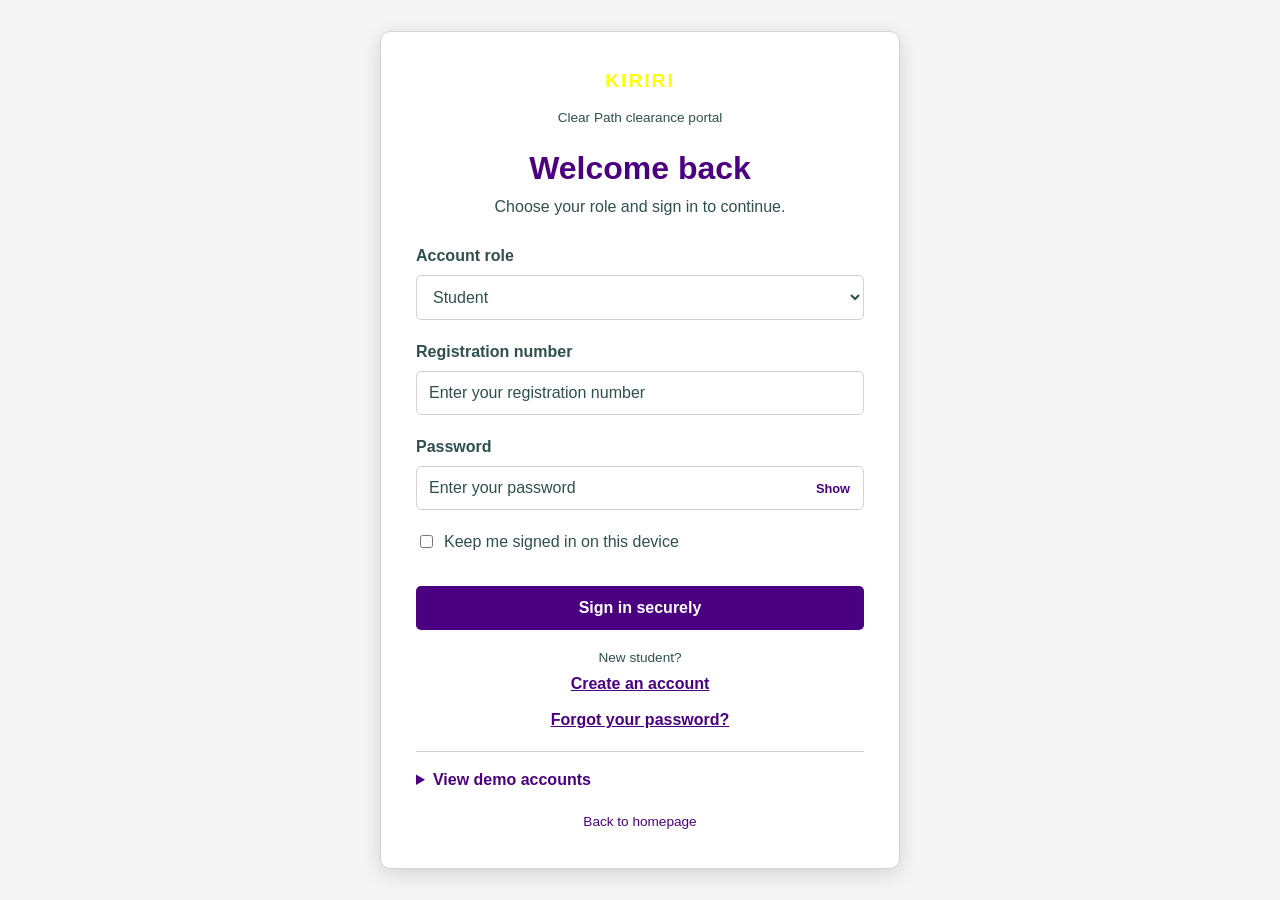
<file: login.html>
<!DOCTYPE html>
<html lang="en">
<head>
    <meta charset="UTF-8">
    <meta name="viewport" content="width=device-width, initial-scale=1.0">
    <meta name="description" content="Sign in to the Kiriri Women's University of Science &amp; Technology Clear Path portal">
    <title>Clear Path Login | Kiriri Women's University of Science &amp; Technology</title>
    <link rel="stylesheet" href="assets/css/style.css?v=3">
    <script src="assets/js/state.js?v=3" defer></script>
    <script src="assets/js/main.js?v=3" defer></script>
    <script src="assets/js/auth.js?v=3" defer></script>
    <script src="assets/js/validation.js?v=3" defer></script>
    <script src="assets/js/forms.js?v=3" defer></script>
</head>
<body class="login-page">
    <main class="login-box login-box-wide">
        <div class="login-logo">
            <div class="brand-text" aria-hidden="true">KIRIRI</div>
            <p>Clear Path clearance portal</p>
        </div>

        <h1 class="login-title">Welcome back</h1>
        <p class="login-subtitle">Choose your role and sign in to continue.</p>

        <form class="login-form" id="loginForm" method="post" action="" novalidate>
            <div class="form-group">
                <label for="loginRole">Account role</label>
                <select class="form-control" id="loginRole" name="loginRole" required>
                    <option value="student">Student</option>
                    <option value="department">Department Admin</option>
                    <option value="super">Super Admin</option>
                    <option value="alumni">Alumni</option>
                </select>
                <span class="form-error">Choose an account role.</span>
            </div>

            <div class="form-group">
                <label for="identifier" id="identifierLabel">Registration number</label>
                <input class="form-control" id="identifier" name="identifier" type="text" maxlength="40" placeholder="Enter your registration number" autocomplete="username" required>
                <span class="form-error">Enter your registration number or staff ID.</span>
            </div>

            <div class="form-group">
                <label for="password">Password</label>
                <div class="input-with-action">
                    <input class="form-control" id="password" name="password" type="password" minlength="6" maxlength="128" placeholder="Enter your password" autocomplete="current-password" required>
                    <button class="input-action" type="button" data-toggle-password="password" aria-label="Show password" aria-pressed="false">Show</button>
                </div>
                <span class="form-error">Enter a password with at least 6 characters.</span>
            </div>

            <div class="form-group">
                <div class="checkbox-group">
                    <input id="rememberStudent" name="rememberStudent" type="checkbox">
                    <label for="rememberStudent">Keep me signed in on this device</label>
                </div>
            </div>

            <button class="button button-primary button-block" type="submit">Sign in securely</button>
            <p class="form-help" id="loginMessage" aria-live="polite"></p>
        </form>

        <div class="auth-switch" id="authSwitch">
            <p>New student?</p>
            <button class="text-button" id="registerToggle" type="button" aria-controls="registerPanel" aria-expanded="false">Create an account</button>
        </div>

        <button class="text-button login-reset-toggle" id="resetToggle" type="button">Forgot your password?</button>

        <section class="reset-panel" id="resetPanel" hidden>
            <h2>Reset password</h2>
            <p>Verify your security answer before creating a temporary password.</p>
            <form id="resetForm" method="post" action="" novalidate>
                <div class="form-group">
                    <label for="resetIdentifier">Registration number or staff ID</label>
                    <input class="form-control" id="resetIdentifier" name="resetIdentifier" type="text" maxlength="40" required>
                    <span class="form-error">Enter your account ID.</span>
                </div>
                <div class="form-group">
                    <label for="securityAnswer">Security answer</label>
                    <input class="form-control" id="securityAnswer" name="securityAnswer" type="text" maxlength="100" placeholder="Enter your security answer" required>
                    <span class="form-error">Enter the answer used during registration.</span>
                </div>
                <div class="form-group">
                    <label for="newPassword">New password</label>
                    <input class="form-control" id="newPassword" name="newPassword" type="password" minlength="6" maxlength="128" required>
                    <span class="form-error">Use at least 6 characters.</span>
                </div>
                <div class="form-group">
                    <label for="confirmPassword">Confirm new password</label>
                    <input class="form-control" id="confirmPassword" name="confirmPassword" type="password" minlength="6" maxlength="128" data-match="newPassword" required>
                    <span class="form-error">Passwords must match.</span>
                </div>
                <p class="form-help" id="resetMessage" aria-live="polite"></p>
                <button class="button button-secondary button-block" type="submit">Update password</button>
            </form>
        </section>

        <section class="register-panel" id="registerPanel" aria-labelledby="registerTitle" hidden>
            <h2 id="registerTitle">Create a student account</h2>
            <p>Register once, verify your email, and start your four-department clearance checklist.</p>
            <form class="register-form" id="registerForm" method="post" action="" novalidate>
                <div class="form-row">
                    <div class="form-group">
                        <label for="registerFullName">Full name</label>
                        <input class="form-control" id="registerFullName" name="registerFullName" type="text" minlength="2" maxlength="120" autocomplete="name" required>
                        <span class="form-error">Enter your full name.</span>
                    </div>
                    <div class="form-group">
                        <label for="registerIdentifier">Registration number</label>
                        <input class="form-control" id="registerIdentifier" name="registerIdentifier" type="text" minlength="4" maxlength="40" pattern="[A-Za-z0-9-]{4,40}" placeholder="e.g. KUM-26-0123" autocomplete="username" required>
                        <span class="form-error">Use 4 to 40 letters, numbers, or hyphens.</span>
                    </div>
                </div>

                <div class="form-row">
                    <div class="form-group">
                        <label for="registerEmail">Email address</label>
                        <input class="form-control" id="registerEmail" name="registerEmail" type="email" maxlength="120" autocomplete="email" required>
                        <span class="form-error">Enter a valid email address.</span>
                    </div>
                    <div class="form-group">
                        <label for="registerPhone">Phone number <span class="muted-text">(optional)</span></label>
                        <input class="form-control" id="registerPhone" name="registerPhone" type="tel" maxlength="30" autocomplete="tel">
                        <span class="form-error">Enter a valid phone number or leave it blank.</span>
                    </div>
                </div>

                <div class="form-row">
                    <div class="form-group">
                        <label for="registerDegree">Programme</label>
                        <select class="form-control" id="registerDegree" name="registerDegree" required>
                            <option value="">Select programme</option>
                            <option value="Computer Science">Computer Science</option>
                            <option value="Mechanical Engineering">Mechanical Engineering</option>
                            <option value="Economics">Economics</option>
                            <option value="Civil Engineering">Civil Engineering</option>
                            <option value="Biochemistry">Biochemistry</option>
                        </select>
                        <span class="form-error">Choose your programme.</span>
                    </div>
                    <div class="form-group">
                        <label for="registerGraduationYear">Graduation year</label>
                        <input class="form-control" id="registerGraduationYear" name="registerGraduationYear" type="number" min="2000" max="2100" step="1" required>
                        <span class="form-error">Enter a valid graduation year.</span>
                    </div>
                </div>

                <div class="form-row">
                    <div class="form-group">
                        <label for="registerPassword">Password</label>
                        <div class="input-with-action">
                            <input class="form-control" id="registerPassword" name="registerPassword" type="password" minlength="6" maxlength="128" autocomplete="new-password" required>
                            <button class="input-action" type="button" data-toggle-password="registerPassword" aria-label="Show password" aria-pressed="false">Show</button>
                        </div>
                        <span class="form-error">Use a password with at least 6 characters.</span>
                    </div>
                    <div class="form-group">
                        <label for="registerConfirmPassword">Confirm password</label>
                        <input class="form-control" id="registerConfirmPassword" name="registerConfirmPassword" type="password" minlength="6" maxlength="128" data-match="registerPassword" autocomplete="new-password" required>
                        <span class="form-error">Passwords must match.</span>
                    </div>
                </div>

                <div class="form-group">
                    <label for="registerSecurityAnswer">Security answer</label>
                    <input class="form-control" id="registerSecurityAnswer" name="registerSecurityAnswer" type="text" minlength="2" maxlength="100" placeholder="Choose an answer you can remember" autocomplete="off" required>
                    <span class="form-error">Enter a security answer between 2 and 100 characters.</span>
                </div>

                <p class="form-help" id="registerMessage" aria-live="polite"></p>
                <div class="form-actions">
                    <button class="button button-primary" type="submit">Create account</button>
                    <button class="button button-secondary" id="registerBack" type="button">Back to sign in</button>
                </div>
            </form>
        </section>

        <section class="verification-panel" id="verifyPanel" aria-labelledby="verifyTitle" hidden>
            <h2 id="verifyTitle">Verify your email</h2>
            <p id="verifyDescription">Enter the 6-digit code sent to your email address.</p>
            <form id="verifyForm" method="post" action="" novalidate>
                <input id="verifyIdentifier" name="identifier" type="hidden">
                <div class="form-group">
                    <span class="otp-label" id="otpLabel">Verification code</span>
                    <div class="otp-inputs" id="otpInputs" role="group" aria-labelledby="otpLabel">
                        <input class="otp-input" type="text" inputmode="numeric" pattern="[0-9]" maxlength="1" autocomplete="one-time-code" aria-label="Verification digit 1">
                        <input class="otp-input" type="text" inputmode="numeric" pattern="[0-9]" maxlength="1" aria-label="Verification digit 2">
                        <input class="otp-input" type="text" inputmode="numeric" pattern="[0-9]" maxlength="1" aria-label="Verification digit 3">
                        <input class="otp-input" type="text" inputmode="numeric" pattern="[0-9]" maxlength="1" aria-label="Verification digit 4">
                        <input class="otp-input" type="text" inputmode="numeric" pattern="[0-9]" maxlength="1" aria-label="Verification digit 5">
                        <input class="otp-input" type="text" inputmode="numeric" pattern="[0-9]" maxlength="1" aria-label="Verification digit 6">
                    </div>
                    <input class="form-control" id="verificationCode" name="code" type="hidden" inputmode="numeric" autocomplete="one-time-code">
                    <p class="form-help">Enter the 6 digits from the code we emailed you.</p>
                    <span class="form-error">Enter the 6-digit verification code.</span>
                </div>
                <p class="form-help" id="verifyMessage" aria-live="polite"></p>
                <div class="form-actions">
                    <button class="button button-primary" type="submit">Verify account</button>
                    <button class="button button-secondary" id="resendCode" type="button">Resend code</button>
                    <button class="text-button" id="verifyBack" type="button">Back to sign in</button>
                </div>
            </form>
        </section>

        <details class="demo-accounts">
            <summary>View demo accounts</summary>
            <p class="form-help">This prototype uses local demo data. Credentials stay in this browser only.</p>
            <div class="demo-account-list">
                <button class="button button-light button-small" type="button" data-demo-account="KUM-24-0187" data-demo-role="student" data-demo-password="student123">Student demo</button>
                <button class="button button-light button-small" type="button" data-demo-account="LIB-STAFF-01" data-demo-role="department" data-demo-password="staff123">Library admin demo</button>
                <button class="button button-light button-small" type="button" data-demo-account="FIN-STAFF-01" data-demo-role="department" data-demo-password="staff123">Finance admin demo</button>
                <button class="button button-light button-small" type="button" data-demo-account="CS-STAFF-01" data-demo-role="department" data-demo-password="staff123">Department head demo</button>
                <button class="button button-light button-small" type="button" data-demo-account="HOST-STAFF-01" data-demo-role="department" data-demo-password="staff123">Hostels admin demo</button>
                <button class="button button-light button-small" type="button" data-demo-account="SUPER-001" data-demo-role="super" data-demo-password="admin123">Super admin demo</button>
                <button class="button button-light button-small" type="button" data-demo-account="KUM-24-0214" data-demo-role="alumni" data-demo-password="alumni123">Alumni demo</button>
            </div>
        </details>

        <a class="login-back" href="index.html">Back to homepage</a>
    </main>
</body>
</html>
</file>
<file: assets/css/style.css>
/* Load the simple CSS files in a clear order */
@import url("reset.css?v=2");
@import url("header.css?v=2");
@import url("sidebar.css?v=2");
@import url("dashboard.css?v=2");
@import url("cards.css?v=2");
@import url("tables.css?v=2");
@import url("forms.css?v=2");
@import url("buttons.css?v=2");
@import url("clearance.css?v=2");
@import url("payments.css?v=2");
@import url("login.css?v=3");
@import url("notifications.css?v=2");
@import url("certificates.css?v=2");
@import url("responsive.css?v=2");
@import url("print.css?v=2");

/* Modal and shared utility styles */
.modal {
    display: none;
    position: fixed;
    inset: 0;
    z-index: 2000;
    align-items: center;
    justify-content: center;
    padding: 20px;
    background-color: transparent;
}

.modal::before {
    position: absolute;
    inset: 0;
    background-color: black;
    content: "";
    opacity: 0.5;
}

.modal.show {
    display: flex;
}

.modal-content {
    position: relative;
    z-index: 1;
    width: 500px;
    max-width: 100%;
    max-height: 90vh;
    overflow-y: auto;
    padding: 25px;
    border: 1px solid lightgray;
    border-radius: 10px;
    background-color: white;
    box-shadow: 0 5px 20px gray;
}

.modal-header {
    display: flex;
    align-items: flex-start;
    justify-content: space-between;
    gap: 15px;
    margin-bottom: 18px;
}

.modal-header h2 {
    margin-bottom: 5px;
    color: indigo;
}

.modal-header p {
    margin-bottom: 0;
    color: darkslategray;
}

.modal-close {
    flex: 0 0 auto;
}

.modal-footer {
    display: flex;
    justify-content: flex-end;
    gap: 10px;
    margin-top: 22px;
}

.inline-link {
    color: indigo;
    font-weight: bold;
    text-decoration: underline;
}

.inline-link:hover {
    color: purple;
}

.muted-text {
    color: darkslategray;
}

.text-success {
    color: green;
}

.text-warning {
    color: orange;
}

.text-error {
    color: red;
}

[hidden] {
    display: none !important;
}

.review-modal-content {
    width: 620px;
}

.certificate-status {
    display: block;
    width: fit-content;
    margin: 18px auto 0;
}

.certificate-status.status-pending {
    background-color: lightyellow;
    color: orange;
}
</file>
